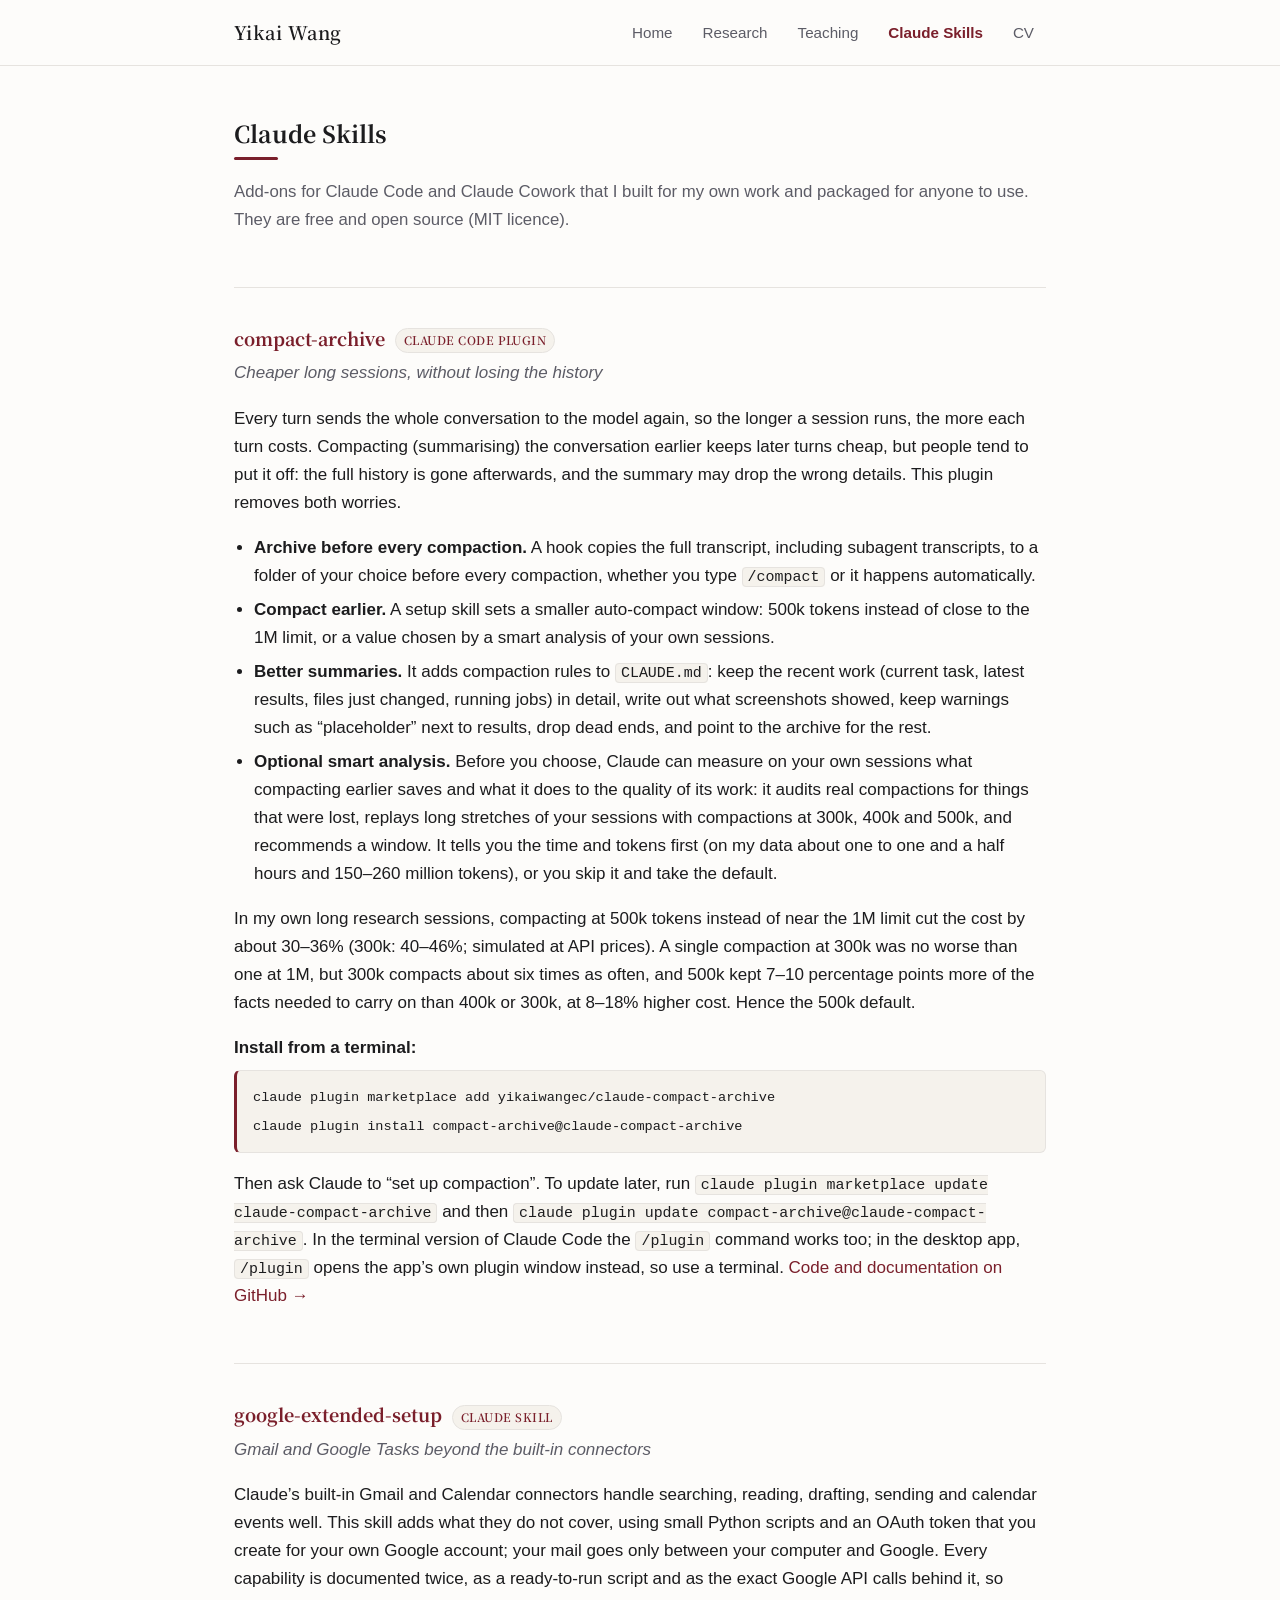
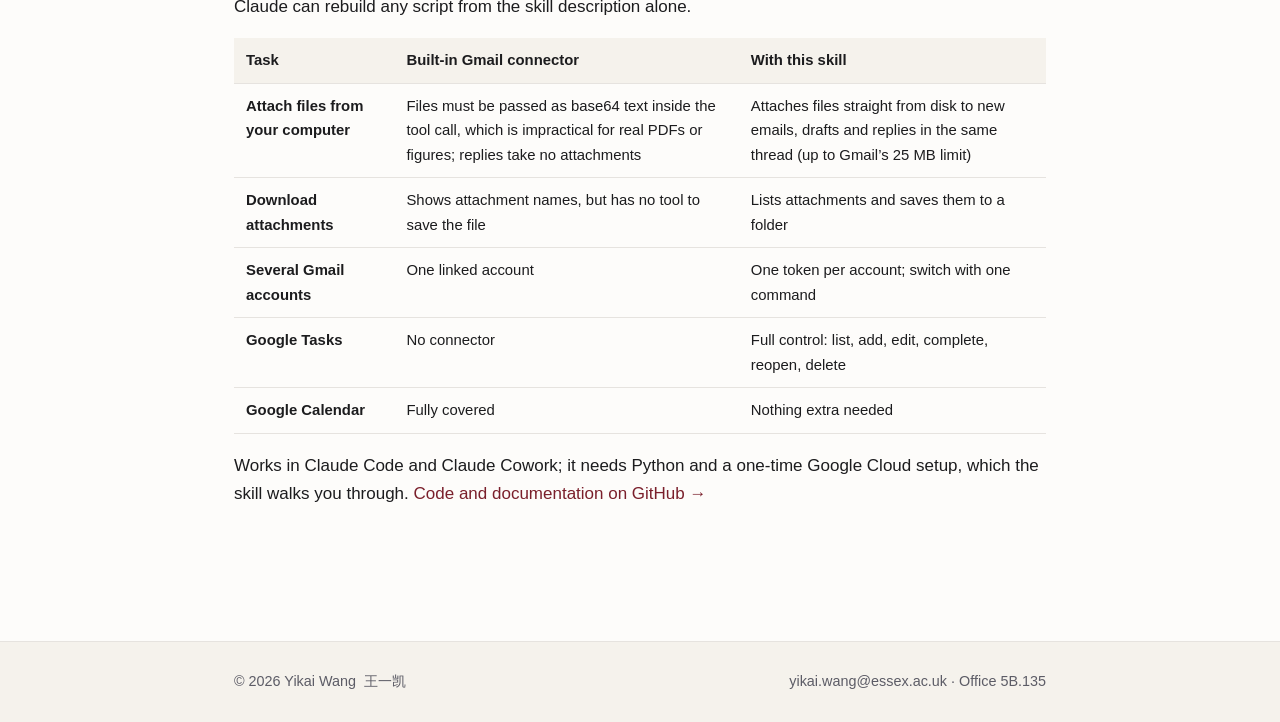
<file: skills.html>
<!DOCTYPE html>
<html lang="en">
<head>
  <meta charset="UTF-8">
  <meta name="viewport" content="width=device-width, initial-scale=1.0">
  <title>Claude Skills — Yikai Wang&nbsp;&nbsp;王一凯</title>
  <meta name="description" content="Open-source Claude skills and plugins by Yikai Wang: cheaper long Claude Code sessions with archived transcripts, and Gmail and Google Tasks functions beyond the built-in connectors.">
  <link rel="icon" href="data:image/svg+xml,<svg xmlns='http://www.w3.org/2000/svg' viewBox='0 0 100 100'><text y='.9em' font-size='90'>📘</text></svg>">
  <link rel="preconnect" href="https://fonts.googleapis.com">
  <link rel="preconnect" href="https://fonts.gstatic.com" crossorigin>
  <link href="https://fonts.googleapis.com/css2?family=Noto+Serif+SC:wght@400;700&display=swap" rel="stylesheet">
  <link rel="stylesheet" href="assets/style.css">
</head>
<body>
  <header class="site-header">
    <nav class="nav">
      <a class="brand" href="index.html">Yikai Wang</a>
      <div class="nav-links">
        <a href="index.html">Home</a>
        <a href="research.html">Research</a>
        <a href="teach.html">Teaching</a>
        <a href="skills.html" class="active">Claude Skills</a>
        <a href="assets/CV_YikaiWang.pdf" target="_blank" rel="noopener">CV</a>
      </div>
    </nav>
  </header>

  <main>
    <section style="border-top:none; padding-top:48px;">
      <h2>Claude Skills</h2>
      <p class="lead">Add-ons for Claude Code and Claude Cowork that I built for my own work and packaged for anyone to
        use. They are free and open source (MIT licence).</p>
    </section>

    <section class="skill">
      <h3>compact-archive <span class="tag">Claude Code plugin</span></h3>
      <p class="skill-sub">Cheaper long sessions, without losing the history</p>
      <p>Every turn sends the whole conversation to the model again, so the longer a session runs, the more each turn
        costs. Compacting (summarising) the conversation earlier keeps later turns cheap, but people tend to put it off:
        the full history is gone afterwards, and the summary may drop the wrong details. This plugin removes both
        worries.</p>
      <ul>
        <li><strong>Archive before every compaction.</strong> A hook copies the full transcript, including subagent
          transcripts, to a folder of your choice before every compaction, whether you type <code>/compact</code> or it
          happens automatically.</li>
        <li><strong>Compact earlier.</strong> A setup skill sets a smaller auto-compact window: 500k tokens instead of
          close to the 1M limit, or a value chosen by a smart analysis of your own sessions.</li>
        <li><strong>Better summaries.</strong> It adds compaction rules to <code>CLAUDE.md</code>: keep the recent work
          (current task, latest results, files just changed, running jobs) in detail, write out what screenshots
          showed, keep warnings such as “placeholder” next to results, drop dead ends, and point to the archive for the
          rest.</li>
        <li><strong>Optional smart analysis.</strong> Before you choose, Claude can measure on your own sessions what
          compacting earlier saves and what it does to the quality of its work: it audits real compactions for things
          that were lost, replays long stretches of your sessions with compactions at 300k, 400k and 500k, and
          recommends a window. It tells you the time and tokens first (on my data about one to one and a half hours
          and 150–260 million tokens), or you skip it and take the default.</li>
      </ul>
      <p>In my own long research sessions, compacting at 500k tokens instead of near the 1M limit cut the cost by about
        30–36% (300k: 40–46%; simulated at API prices). A single compaction at 300k was no worse than one at 1M, but
        300k compacts about six times as often, and 500k kept 7–10 percentage points more of the facts needed to carry
        on than 400k or 300k, at 8–18% higher cost. Hence the 500k default.</p>
      <p class="install-label">Install from a terminal:</p>
      <pre><code>claude plugin marketplace add yikaiwangec/claude-compact-archive
claude plugin install compact-archive@claude-compact-archive</code></pre>
      <p>Then ask Claude to “set up compaction”. To update later, run
        <code>claude plugin marketplace update claude-compact-archive</code> and then
        <code>claude plugin update compact-archive@claude-compact-archive</code>. In the terminal version of Claude Code
        the <code>/plugin</code> command works too; in the desktop app, <code>/plugin</code> opens the app’s own plugin
        window instead, so use a terminal.
        <a href="https://github.com/yikaiwangec/claude-compact-archive" target="_blank" rel="noopener">Code and documentation on GitHub →</a></p>
    </section>

    <section class="skill">
      <h3>google-extended-setup <span class="tag">Claude skill</span></h3>
      <p class="skill-sub">Gmail and Google Tasks beyond the built-in connectors</p>
      <p>Claude’s built-in Gmail and Calendar connectors handle searching, reading, drafting, sending and calendar events
        well. This skill adds what they do not cover, using small Python scripts and an OAuth token that you create for
        your own Google account; your mail goes only between your computer and Google. Every capability is documented
        twice, as a ready-to-run script and as the exact Google API calls behind it, so Claude can rebuild any script
        from the skill description alone.</p>
      <div class="table-wrap">
        <table class="compare">
          <thead>
            <tr><th>Task</th><th>Built-in Gmail connector</th><th>With this skill</th></tr>
          </thead>
          <tbody>
            <tr>
              <td>Attach files from your computer</td>
              <td>Files must be passed as base64 text inside the tool call, which is impractical for real PDFs or
                figures; replies take no attachments</td>
              <td>Attaches files straight from disk to new emails, drafts and replies in the same thread (up to
                Gmail’s 25&nbsp;MB limit)</td>
            </tr>
            <tr>
              <td>Download attachments</td>
              <td>Shows attachment names, but has no tool to save the file</td>
              <td>Lists attachments and saves them to a folder</td>
            </tr>
            <tr>
              <td>Several Gmail accounts</td>
              <td>One linked account</td>
              <td>One token per account; switch with one command</td>
            </tr>
            <tr>
              <td>Google Tasks</td>
              <td>No connector</td>
              <td>Full control: list, add, edit, complete, reopen, delete</td>
            </tr>
            <tr>
              <td>Google Calendar</td>
              <td>Fully covered</td>
              <td>Nothing extra needed</td>
            </tr>
          </tbody>
        </table>
      </div>
      <p>Works in Claude Code and Claude Cowork; it needs Python and a one-time Google Cloud setup, which the skill walks
        you through.
        <a href="https://github.com/yikaiwangec/google-connector-skills" target="_blank" rel="noopener">Code and documentation on GitHub →</a></p>
    </section>
  </main>

  <footer class="site-footer">
    <div class="footer-inner">
      <span>© <span id="year"></span> Yikai Wang&nbsp;&nbsp;王一凯</span>
      <span><a href="mailto:yikai.wang@essex.ac.uk">yikai.wang@essex.ac.uk</a> · Office 5B.135</span>
    </div>
  </footer>
  <script>document.getElementById('year').textContent = new Date().getFullYear();</script>
  <script data-goatcounter="https://badou517.goatcounter.com/count" async src="//gc.zgo.at/count.js"></script>
</body>
</html>
</file>
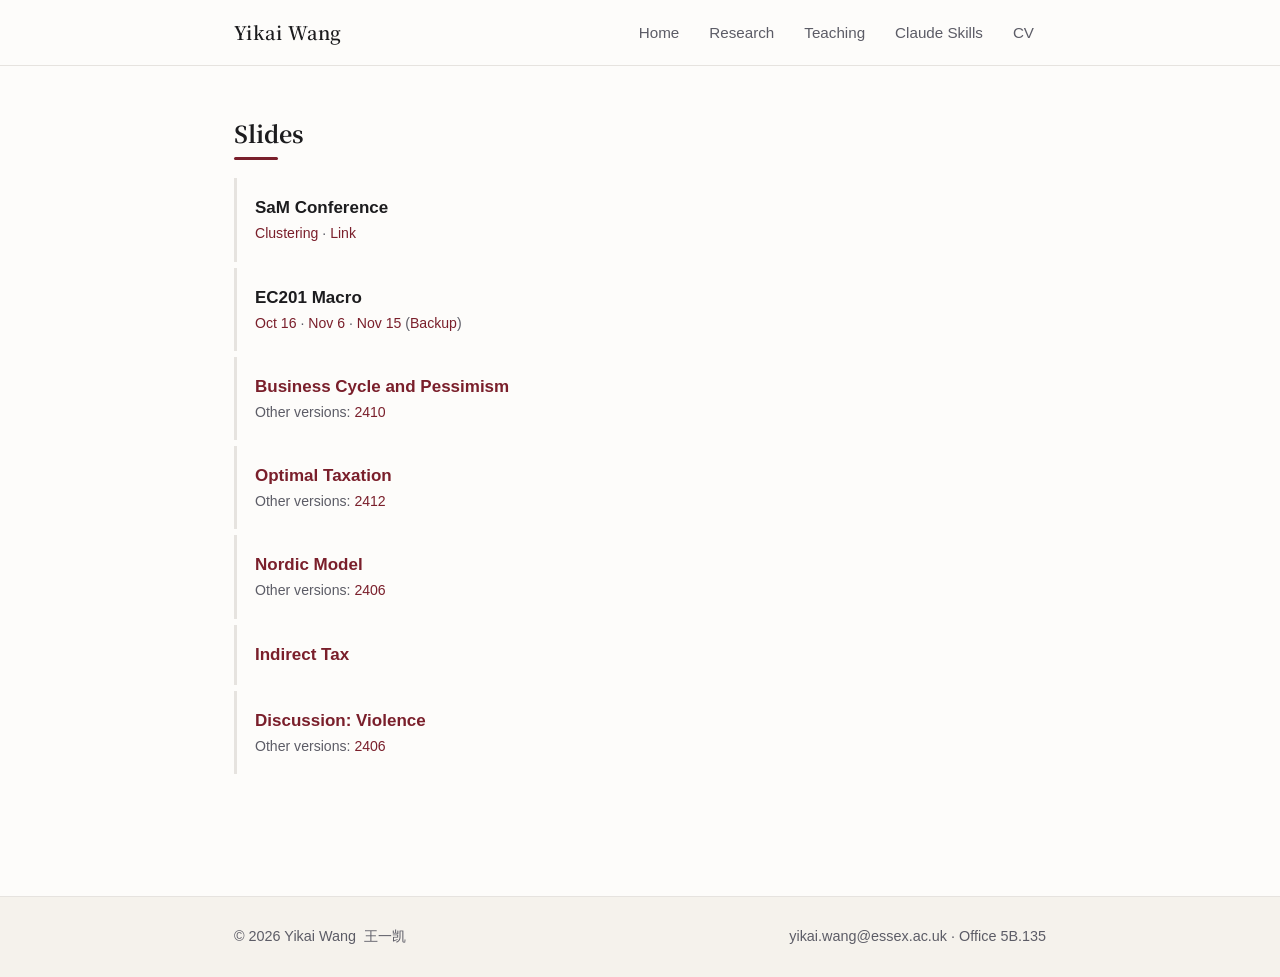
<file: slides.html>
<!DOCTYPE html>
<html lang="en">
<head>
  <meta charset="UTF-8">
  <meta name="viewport" content="width=device-width, initial-scale=1.0">
  <title>Slides — Yikai Wang&nbsp;&nbsp;王一凯</title>
  <meta name="description" content="Presentation slides by Yikai Wang.">
  <meta name="robots" content="noindex, nofollow">
  <link rel="icon" href="data:image/svg+xml,<svg xmlns='http://www.w3.org/2000/svg' viewBox='0 0 100 100'><text y='.9em' font-size='90'>📘</text></svg>">
  <link rel="preconnect" href="https://fonts.googleapis.com">
  <link rel="preconnect" href="https://fonts.gstatic.com" crossorigin>
  <link href="https://fonts.googleapis.com/css2?family=Noto+Serif+SC:wght@400;700&display=swap" rel="stylesheet">
  <link rel="stylesheet" href="assets/style.css">
</head>
<body>
  <header class="site-header">
    <nav class="nav">
      <a class="brand" href="index.html">Yikai Wang</a>
      <div class="nav-links">
        <a href="index.html">Home</a>
        <a href="research.html">Research</a>
        <a href="teach.html">Teaching</a>
        <a href="skills.html">Claude Skills</a>
        <a href="assets/CV_YikaiWang.pdf" target="_blank" rel="noopener">CV</a>
      </div>
    </nav>
  </header>

  <main>
    <section style="border-top:none; padding-top:48px;">
      <h2>Slides</h2>
      <ul class="pubs">
        <li>
          <span class="title">SaM Conference</span>
          <div class="extra">
            <a href="assets/slides/clustering_presentation_extended.pdf" target="_blank" rel="noopener">Clustering</a> ·
            <a href="https://www.dropbox.com/scl/fi/ig54oml5vrc9rkdnip4q0/clustering_presentation_extended.pdf?rlkey=50f2zib2gljy7cbmnrm883ggr&dl=0" target="_blank" rel="noopener">Link</a>
          </div>
        </li>
        <li>
          <span class="title">EC201 Macro</span>
          <div class="extra">
            <a href="assets/slides/ec201_week_3_pt1.pdf" target="_blank" rel="noopener">Oct 16</a> ·
            <a href="https://www.dropbox.com/scl/fi/3w2g1ntt3qyc6txturs9n/Lec7_week6_ISLM_Model_Slides_5.pdf?rlkey=k0v7duy9llvojrd1lv0efnt0s&dl=0" target="_blank" rel="noopener">Nov 6</a> ·
            <a href="https://www.dropbox.com/scl/fi/1glnyha43gbrpv2r6g9ix/ad_as_slides.pdf?rlkey=s4hn6ztaieobqqlkuuceusgox&dl=0" target="_blank" rel="noopener">Nov 15</a>
            (<a href="assets/slides/ad_as_slides.pdf" target="_blank" rel="noopener">Backup</a>)
          </div>
        </li>
        <li>
          <span class="title"><a href="https://www.dropbox.com/scl/fi/nb6dd6qt3rzcve2zdtzcw/BusinessCycle_Amiguity_Slides.pdf?rlkey=w7flye7itdi2c1tfjo9hque05&dl=1" target="_blank" rel="noopener">Business Cycle and Pessimism</a></span>
          <div class="extra">Other versions: <a href="assets/slides/businesscycle_amiguity_slides.pdf" target="_blank" rel="noopener">2410</a></div>
        </li>
        <li>
          <span class="title"><a href="https://www.dropbox.com/scl/fi/6871x8jzgvmf2sfdtbkyt/AHHW_Taxation_Slides.pdf?rlkey=wzedzlk7w4h62seu78ehqrfpw&dl=0" target="_blank" rel="noopener">Optimal Taxation</a></span>
          <div class="extra">Other versions: <a href="assets/slides/ahhw_taxation_slides_2412_reading.pdf" target="_blank" rel="noopener">2412</a></div>
        </li>
        <li>
          <span class="title"><a href="https://www.dropbox.com/scl/fi/0lwv9b2mjoebj89qt4vlx/WZ_NorwayEntrep_Slides.pdf?rlkey=3lewn6uziuqx6h2jj5ek42p5g&dl=0" target="_blank" rel="noopener">Nordic Model</a></span>
          <div class="extra">Other versions: <a href="assets/slides/wz_norwayentrep_slides.pdf" target="_blank" rel="noopener">2406</a></div>
        </li>
        <li>
          <span class="title"><a href="assets/slides/slides_tax_malaysia.pdf" target="_blank" rel="noopener">Indirect Tax</a></span>
        </li>
        <li>
          <span class="title"><a href="https://www.dropbox.com/scl/fi/5yb0e9ao7o1ja3332al9l/Discussion_Opposition_Fab_Slides.pdf?rlkey=brl0kkno85007o8z45i455lkq&dl=0" target="_blank" rel="noopener">Discussion: Violence</a></span>
          <div class="extra">Other versions: <a href="assets/slides/discussion_opposition_fab_slides.pdf" target="_blank" rel="noopener">2406</a></div>
        </li>
      </ul>
    </section>
  </main>

  <footer class="site-footer">
    <div class="footer-inner">
      <span>© <span id="year"></span> Yikai Wang&nbsp;&nbsp;王一凯</span>
      <span><a href="mailto:yikai.wang@essex.ac.uk">yikai.wang@essex.ac.uk</a> · Office 5B.135</span>
    </div>
  </footer>
  <script>document.getElementById('year').textContent = new Date().getFullYear();</script>
  <script data-goatcounter="https://badou517.goatcounter.com/count" async src="//gc.zgo.at/count.js"></script>
</body>
</html>
</file>
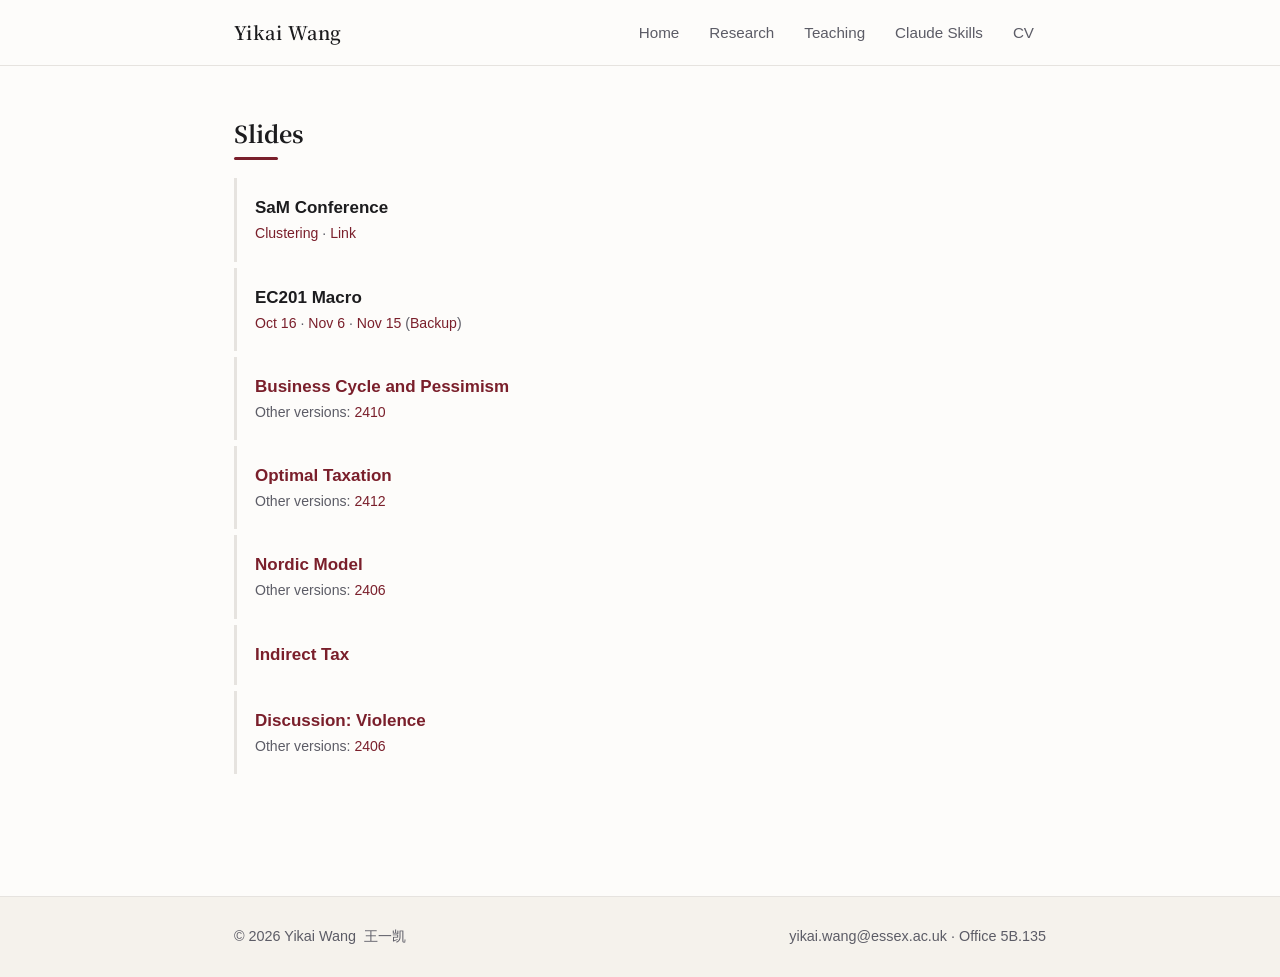
<file: slides_old.html>
<!DOCTYPE html>
<html lang="en">
<head>
  <meta charset="UTF-8">
  <meta name="robots" content="noindex, nofollow">
  <meta http-equiv="refresh" content="0; url=slides.html">
  <link rel="canonical" href="slides.html">
  <title>Slides — Yikai Wang</title>
  <script>location.replace("slides.html" + location.hash);</script>
</head>
<body>
  <p>This page has moved to <a href="slides.html">slides.html</a>.</p>
</body>
</html>
</file>
<file: assets/style.css>
/* ===== Yikai Wang — academic site ===== */
:root {
  --accent: #7a1f2b;        /* deep maroon */
  --accent-soft: #9c3a47;
  --ink: #1c1c1e;
  --muted: #5c5c66;
  --line: #e6e3df;
  --bg: #fdfcfa;
  --bg-alt: #f5f2ec;
  --maxw: 860px;
  --serif: "Iowan Old Style", "Palatino Linotype", Palatino, "Book Antiqua", Georgia, "Noto Serif SC", "Songti SC", "STSong", "SimSun", serif;
  --sans: -apple-system, BlinkMacSystemFont, "Segoe UI", Roboto, Helvetica, Arial, sans-serif;
}

* { box-sizing: border-box; }

html { scroll-behavior: smooth; }

body {
  margin: 0;
  font-family: var(--sans);
  color: var(--ink);
  background: var(--bg);
  line-height: 1.65;
  font-size: 17px;
  -webkit-font-smoothing: antialiased;
}

a { color: var(--accent); text-decoration: none; }
a:hover { color: var(--accent-soft); text-decoration: underline; text-underline-offset: 2px; }

/* ===== Header / nav ===== */
.site-header {
  position: sticky;
  top: 0;
  z-index: 20;
  background: rgba(253, 252, 250, 0.9);
  backdrop-filter: saturate(180%) blur(10px);
  border-bottom: 1px solid var(--line);
}
.nav {
  max-width: var(--maxw);
  margin: 0 auto;
  padding: 14px 24px;
  display: flex;
  align-items: center;
  justify-content: space-between;
  gap: 16px;
}
.brand {
  font-family: var(--serif);
  font-size: 1.15rem;
  font-weight: 600;
  letter-spacing: 0.02em;
  color: var(--ink);
}
.brand:hover { text-decoration: none; color: var(--accent); }
.nav-links {
  display: flex;
  gap: 6px;
  flex-wrap: wrap;
}
.nav-links a {
  color: var(--muted);
  font-size: 0.95rem;
  padding: 6px 12px;
  border-radius: 6px;
  transition: background 0.15s, color 0.15s;
}
.nav-links a:hover { background: var(--bg-alt); color: var(--accent); text-decoration: none; }
.nav-links a.active { color: var(--accent); font-weight: 600; }

/* ===== Layout ===== */
main {
  max-width: var(--maxw);
  margin: 0 auto;
  padding: 0 24px 80px;
}

/* ===== Hero ===== */
.hero {
  display: flex;
  gap: 36px;
  align-items: center;
  padding: 56px 0 40px;
  border-bottom: 1px solid var(--line);
}
.hero-photo {
  flex: 0 0 auto;
  width: 180px;
  height: 180px;
  border-radius: 50%;
  object-fit: cover;
  border: 4px solid #fff;
  box-shadow: 0 6px 24px rgba(0,0,0,0.12);
}
.hero-text h1 {
  font-family: var(--serif);
  font-size: 2.1rem;
  margin: 0 0 4px;
  letter-spacing: 0.01em;
}
/* CJK-only stack so WebKit/Safari uses the Song serif (not the system sans fallback) */
.cjk-name {
  font-family: "Noto Serif SC", "Songti SC", "STSong", "SimSun", serif;
  font-weight: 700;
}
.hero-text .role {
  color: var(--muted);
  font-size: 1.05rem;
  margin: 0 0 16px;
}
.hero-text .meta { margin: 0; }
.hero-text .meta div { margin: 3px 0; }
.hero-text .email { font-family: var(--sans); }

.btn {
  display: inline-block;
  margin-top: 18px;
  padding: 9px 20px;
  background: var(--accent);
  color: #fff;
  border-radius: 8px;
  font-size: 0.95rem;
  font-weight: 500;
  transition: background 0.15s, transform 0.1s;
}
.btn:hover { background: var(--accent-soft); color: #fff; text-decoration: none; transform: translateY(-1px); }

/* ===== Sections ===== */
section { padding: 36px 0; border-bottom: 1px solid var(--line); }
section:last-of-type { border-bottom: none; }

h2 {
  font-family: var(--serif);
  font-size: 1.45rem;
  margin: 0 0 18px;
  color: var(--ink);
  position: relative;
  padding-bottom: 8px;
}
h2::after {
  content: "";
  position: absolute;
  left: 0; bottom: 0;
  width: 44px; height: 3px;
  background: var(--accent);
  border-radius: 2px;
}
h3 {
  font-family: var(--serif);
  font-size: 1.12rem;
  margin: 28px 0 12px;
  color: var(--accent);
}

.lead { font-size: 1.05rem; color: var(--muted); }

ul.plain { list-style: none; padding: 0; margin: 0; }
ul.plain > li { margin: 4px 0; }

/* ===== Publication list ===== */
.pubs { list-style: none; padding: 0; margin: 0; }
.pubs > li {
  padding: 16px 0 16px 18px;
  border-left: 3px solid var(--line);
  margin: 0 0 6px;
  transition: border-color 0.15s, background 0.15s;
}
.pubs > li:hover { border-left-color: var(--accent); background: var(--bg-alt); }
.pubs .title { font-weight: 600; }
.pubs .authors { color: var(--muted); font-size: 0.95rem; }
.pubs .venue { font-style: italic; font-size: 0.95rem; }
.pubs .venue strong { font-style: normal; }
.pubs .extra { font-size: 0.88rem; color: var(--muted); }
.tag {
  display: inline-block;
  font-size: 0.72rem;
  font-weight: 600;
  text-transform: uppercase;
  letter-spacing: 0.04em;
  padding: 2px 8px;
  border-radius: 999px;
  background: var(--bg-alt);
  color: var(--accent);
  border: 1px solid var(--line);
  margin-left: 6px;
  vertical-align: middle;
}

/* ===== Footer ===== */
.site-footer {
  border-top: 1px solid var(--line);
  background: var(--bg-alt);
  color: var(--muted);
  font-size: 0.9rem;
}
.footer-inner {
  max-width: var(--maxw);
  margin: 0 auto;
  padding: 28px 24px;
  display: flex;
  justify-content: space-between;
  flex-wrap: wrap;
  gap: 12px;
}
.footer-inner a { color: var(--muted); }
.footer-inner a:hover { color: var(--accent); }

/* ===== Responsive ===== */
@media (max-width: 640px) {
  body { font-size: 16px; }
  .hero { flex-direction: column; text-align: center; padding: 36px 0 28px; gap: 20px; }
  .hero-text .meta div { justify-content: center; }
  .hero-photo { width: 150px; height: 150px; }
  .nav { padding: 12px 18px; }
  main { padding: 0 18px 56px; }
}

/* ===== Claude Skills page ===== */
.skill h3 { margin-top: 0; }
.skill .skill-sub { margin: -6px 0 14px; color: var(--muted); font-style: italic; }
.skill ul { padding-left: 20px; }
.skill li { margin: 6px 0; }
code {
  font-family: ui-monospace, SFMono-Regular, Menlo, Consolas, monospace;
  font-size: 0.88em;
  background: var(--bg-alt);
  border: 1px solid var(--line);
  border-radius: 4px;
  padding: 1px 5px;
}
pre {
  background: var(--bg-alt);
  border: 1px solid var(--line);
  border-left: 3px solid var(--accent);
  border-radius: 6px;
  padding: 12px 16px;
  overflow-x: auto;
  margin: 8px 0 16px;
}
pre code { background: none; border: none; padding: 0; font-size: 0.85rem; }
.install-label { margin-bottom: 0; font-weight: 600; }
.table-wrap { overflow-x: auto; margin: 8px 0 18px; }
table.compare { width: 100%; border-collapse: collapse; font-size: 0.93rem; }
table.compare th, table.compare td {
  text-align: left;
  vertical-align: top;
  padding: 10px 12px;
  border-bottom: 1px solid var(--line);
}
table.compare th { background: var(--bg-alt); font-weight: 600; }
table.compare td:first-child { font-weight: 600; min-width: 120px; }
@media (max-width: 640px) {
  table.compare { font-size: 0.86rem; }
  table.compare th, table.compare td { padding: 8px; }
}
</file>
